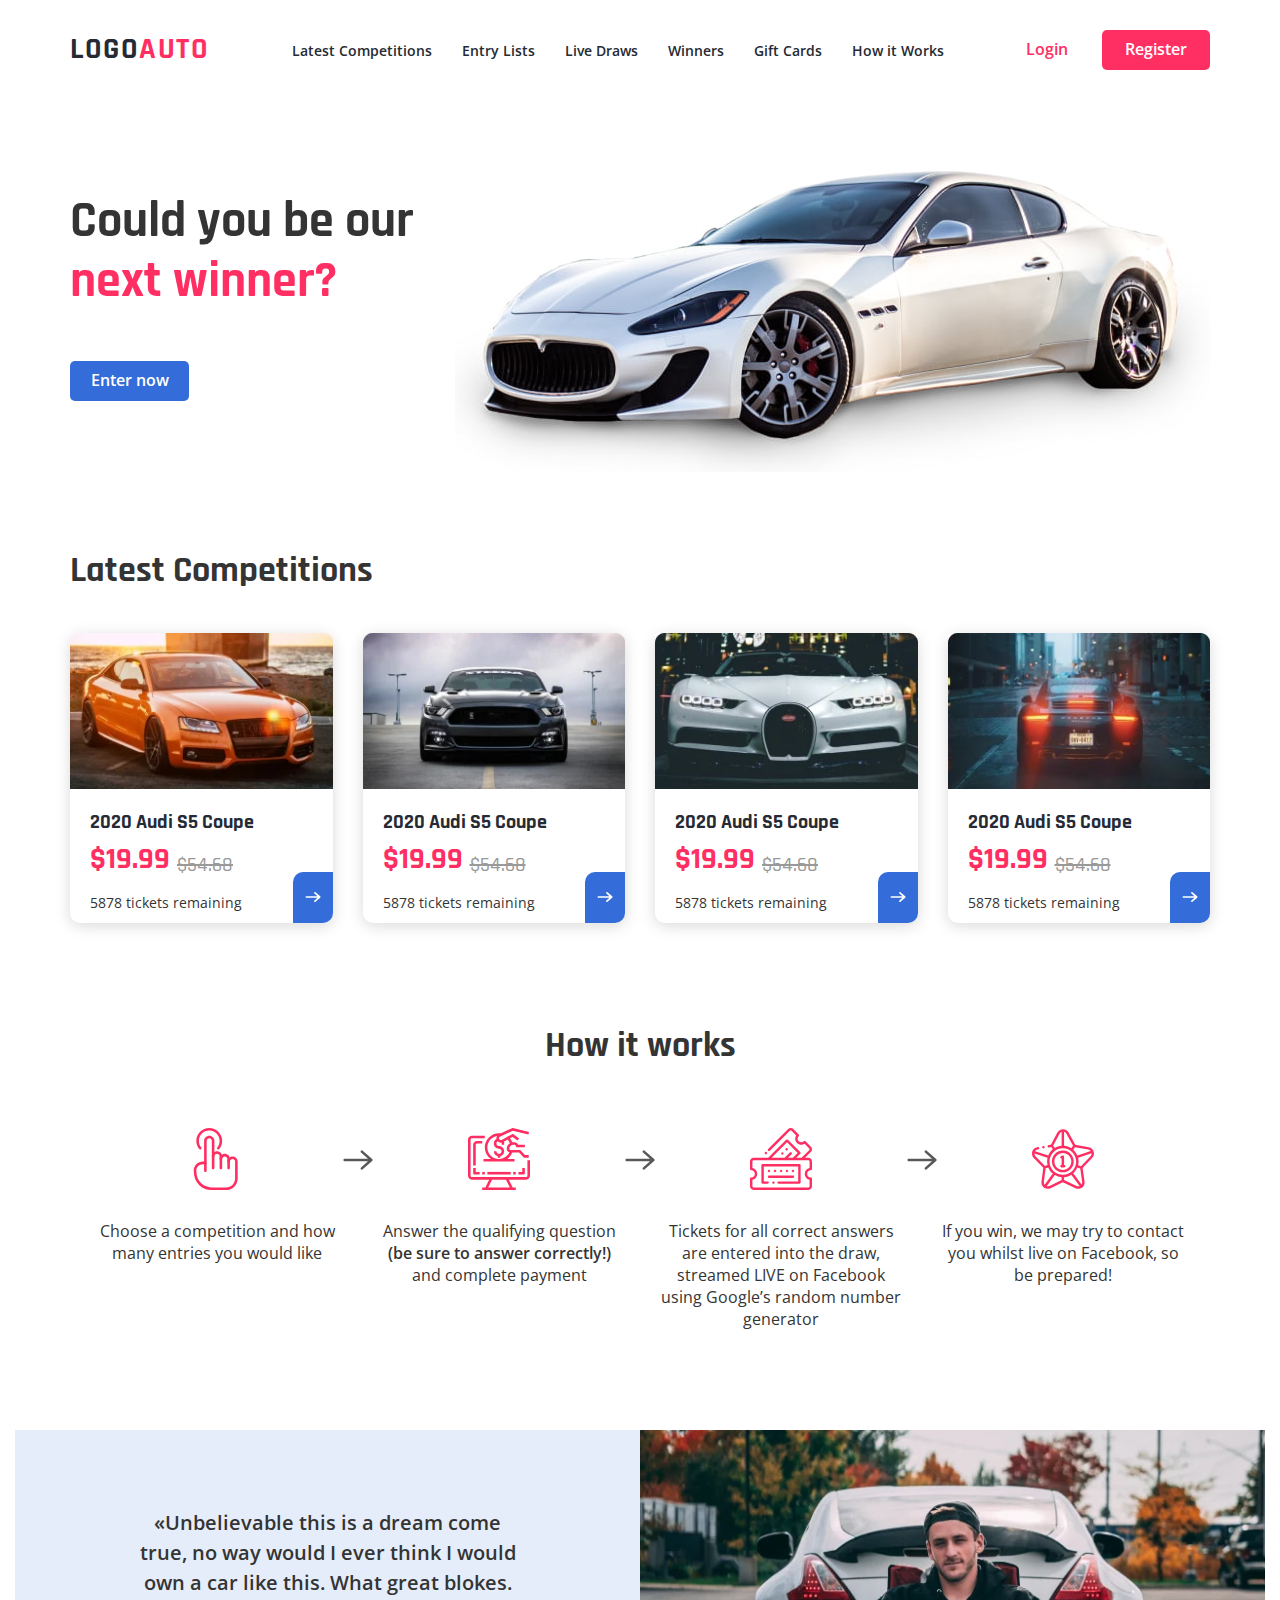
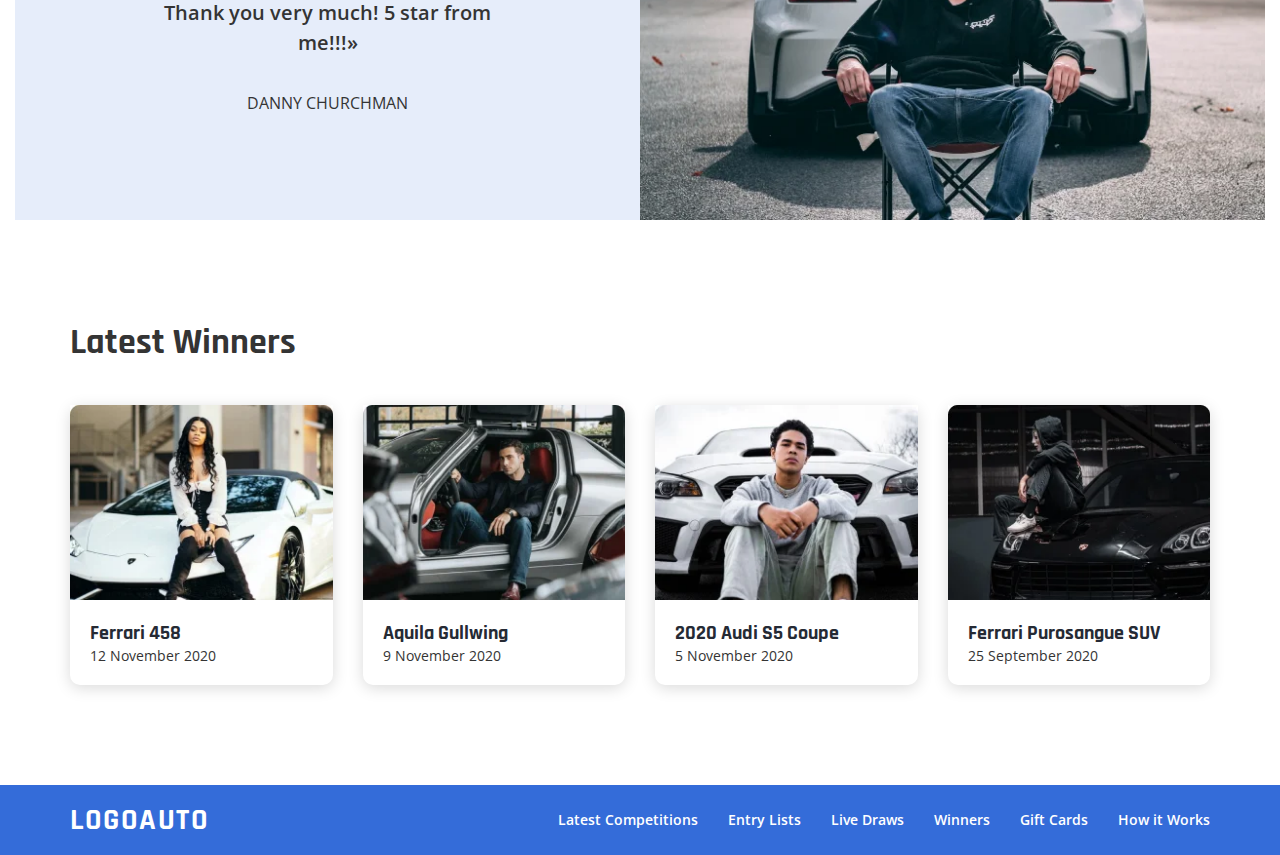
<file: docs/index.html>
<!DOCTYPE html><html lang="en"><head><meta charset="UTF-8"/><meta http-equiv="X-UA-Compatible" content="IE=edge"/><meta name="viewport" content="width=device-width, initial-scale=1.0"/><title>LOGOAuto</title><link rel="stylesheet" href="./css/main.css"/><link rel="icon" type="image/x-icon" href="./img/favicons/favicon.svg"/><link rel="apple-touch-icon" sizes="180x180" href="./img/favicons/apple-touch-icon.png"/><link rel="preconnect" href="https://fonts.googleapis.com"/><link rel="preconnect" href="https://fonts.gstatic.com" crossorigin/><link href="https://fonts.googleapis.com/css2?family=Rajdhani:wght@300;400;500;600;700&display=swap" rel="stylesheet"/><link href="https://fonts.googleapis.com/css2?family=Open+Sans:ital,wght@0,300..800;1,300..800&display=swap" rel="stylesheet"/></head><body><header class="header"><div class="wrapper"><div class="conteiner__header"><div class="conteiner__flex"> <a class="header__logo" href="../index.html">LOGO<span class="logo__two">Auto</span></a><nav class="header__menu"><ul class="menu__title"><li class="menu__item"> <a href="#">Latest Competitions</a></li><li class="menu__item"><a href="#">Entry Lists</a></li><li class="menu__item"><a href="#">Live Draws</a></li><li class="menu__item"><a href="#">Winners</a></li><li class="menu__item"><a href="#">Gift Cards</a></li><li class="menu__item"><a href="#">How it&#160;Works</a></li></ul></nav><div class="registration"> <button class="header__entrance">Login</button> <button class="header__registration">Register</button></div><div class="burger__menu"> <button class="burger__menu-link"></button></div></div></div></div></header><main><section class="bloc__hero"><div class="wrapper"><div class="hero__title"><div class="bloc__item"><h1 class="hero__item">Could you be&#160;our <span>next winner?</span></h1> <button class="hero__send" type="submit">Enter now</button></div> <img class="img__car" src="./img/ main-car.jpg" alt="Car"/></div></div></section><section class="competitions"><div class="wrapper"><h2 class="competitions__title">Latest Competitions</h2><div><ul class="cards"><li class="cards__item"><picture><source srcset="./img/competitions/car-one.webp 1x, ./img/competitions/car-one@2x.webp 2x" type="image/webp"><source srcset="./img/competitions/car-one.jpg 1x, ./img/competitions/car-one@2x.jpg 2x" type="image/jpeg"> <img src="./img/competitions/car-one.jpg" alt=""/></picture><div class="bloc__text"><h3 class="product__name">2020 Audi S5 Coupe</h3><div class="price__group"><p class="price">$19.99</p><p class="discount">$54.68</p></div><p class="number__belets">5878 tickets remaining</p></div> <a class="bac-color" href=""><svg class="icon__block-arrow icon--block-arrow"><use href="./img/svgsprite/sprite.symbol.svg#block-arrow"></use></svg></a></li><li class="cards__item"><picture><source srcset="./img/competitions/car-two.webp 1x, ./img/competitions/car-two@2x.webp 2x" type="image/webp"><source srcset="./img/competitions/car-two.jpg 1x, ./img/competitions/car-two@2x.jpg 2x" type="image/jpeg"> <img src="./img/competitions/car-two.jpg" alt=""/></picture><div class="bloc__text"><h3 class="product__name">2020 Audi S5 Coupe</h3><div class="price__group"><p class="price">$19.99</p><p class="discount">$54.68</p></div><p class="number__belets">5878 tickets remaining</p></div> <a class="bac-color" href=""><svg class="icon__block-arrow icon--block-arrow"><use href="./img/svgsprite/sprite.symbol.svg#block-arrow"></use></svg></a></li><li class="cards__item"><picture><source srcset="./img/competitions/car-three.webp 1x, ./img/competitions/car-three@2x.webp 2x" type="image/webp"><source srcset="./img/competitions/car-three.jpg 1x, ./img/competitions/car-three@2x.jpg 2x" type="image/jpeg"> <img src="./img/competitions/car-three.jpg" alt=""/></picture><div class="bloc__text"><h3 class="product__name">2020 Audi S5 Coupe</h3><div class="price__group"><p class="price">$19.99</p><p class="discount">$54.68</p></div><p class="number__belets">5878 tickets remaining</p></div> <a class="bac-color" href=""><svg class="icon__block-arrow icon--block-arrow"><use href="./img/svgsprite/sprite.symbol.svg#block-arrow"></use></svg></a></li><li class="cards__item"><picture><source srcset="./img/competitions/car-four.webp 1x, ./img/competitions/car-four@2x.webp 2x" type="image/webp"><source srcset="./img/competitions/car-four.jpg 1x, ./img/competitions/car-four@2x.jpg 2x" type="image/jpeg"> <img src="./img/competitions/car-four.jpg" alt=""/></picture><div class="bloc__text"><h3 class="product__name">2020 Audi S5 Coupe</h3><div class="price__group"><p class="price">$19.99</p><p class="discount">$54.68</p></div><p class="number__belets">5878 tickets remaining</p></div> <a class="bac-color" href=""><svg class="icon__block-arrow icon--block-arrow"><use href="./img/svgsprite/sprite.symbol.svg#block-arrow"></use></svg></a></li></ul></div></div></section><section class="works"><div class="wrapper"><h2 class="bloc__works">How it&#160;works</h2><div class="achievements"><ul class="achievements__title"><li class="achievements__item"><svg class="icon icon--touchscreen"><use href="./img/svgsprite/sprite.symbol.svg#touchscreen"></use></svg><p class="achievements__text"> Choose a&#160;competition and how many entries you would like</p></li><svg class="icon-arrow  icon--arrow"><use href="./img/svgsprite/sprite.symbol.svg#arrow"></use></svg><li class="achievements__item"><svg class="icon icon--online-payment"><use href="./img/svgsprite/sprite.symbol.svg#online-payment"></use></svg><p class="achievements__text"> Answer the qualifying question <span>(be&#160;sure to&#160;answer correctly!)</span> and complete payment</p></li><svg class="icon-arrow icon--arrow"><use href="./img/svgsprite/sprite.symbol.svg#arrow"></use></svg><li class="achievements__item"><svg class="icon icon--movie-tickets"><use href="./img/svgsprite/sprite.symbol.svg#movie-tickets"></use></svg><p class="achievements__text"> Tickets for all correct answers are entered into the draw, streamed LIVE on&#160;Facebook using Google&#8217;s random number generator</p></li><svg class="icon-arrow icon--arrow"><use href="./img/svgsprite/sprite.symbol.svg#arrow"></use></svg><li class="achievements__item"><svg class="icon icon--winner"><use href="./img/svgsprite/sprite.symbol.svg#winner"></use></svg><p class="achievements__text"> If&#160;you win, we&#160;may try to&#160;contact you whilst live on&#160;Facebook, so be&#160;prepared!</p></li></ul></div></div></section><section class="reviews"><div class="conteiner"><div class="reviews__title"><div class="container-left-50"><p class="reviews__text"> &#171;Unbelievable this is&#160;a&#160;dream come true, no&#160;way would I&#160;ever think I would own a&#160;car like this. What great blokes. Thank you very much! 5 star from me!!!&#187;</p><p class="full__name">Danny Churchman</p></div><div class="container-right-50"><picture><source srcset="./img/rest.webp 1x, ./img/rest@2x.webp 2x" type="image/webp"><source srcset="./img/rest.jpg 1x, ./img/rest@2x.jpg 2x" type="image/jpeg"> <img class="img__rest" src="./img/rest.jpg" alt=""/></picture></div></div></div></section><section class="winners"><div class="wrapper"><div><h2 class="winners__main">Latest Winners</h2><ul class="winners__title"><li class="winners__item"><picture><source srcset="./img/winners/ferrari.webp 1x, ./img/winners/ferrari@2x.webp 2x" type="image/webp"><source srcset="./img/winners/ferrari.jpg 1x, ./img/winners/ferrari@2x.jpg 2x" type="image/jpeg"> <img src="./img/winners/ferrari.jpg" alt=""/></picture><div class="winners__card"><h3>Ferrari 458</h3><p>12 November 2020</p></div></li><li class="winners__item"><picture><source srcset="./img/winners/aquila.webp 1x, ./img/winners/aquila@2x.webp 2x" type="image/webp"><source srcset="./img/winners/aquila.jpg 1x, ./img/winners/aquila@2x.jpg 2x" type="image/jpeg"> <img src="./img/winners/aquila.jpg" alt=""/></picture><div class="winners__card"><h3>Aquila Gullwing</h3><p>9 November 2020</p></div></li><li class="winners__item"><picture><source srcset="./img/winners/audi.webp 1x, ./img/winners/audi@2x.webp 2x" type="image/webp"><source srcset="./img/winners/audi.jpg 1x, ./img/winners/audi@2x.jpg 2x" type="image/jpeg"> <img src="./img/winners/audi.jpg" alt=""/></picture><div class="winners__card"><h3>2020 Audi S5 Coupe</h3><p>5 November 2020</p></div></li><li class="winners__item"><picture><source srcset="./img/winners/ferrari-purosangue.webp 1x, ./img/winners/ferrari-purosangue@2x.webp 2x" type="image/webp"><source srcset="./img/winners/ferrari-purosangue.jpg 1x, ./img/winners/ferrari-purosangue@2x.jpg 2x" type="image/jpeg"> <img src="./img/winners/ferrari-purosangue.jpg" alt=""/></picture><div class="winners__card"><h3>Ferrari Purosangue SUV</h3><p>25 September 2020</p></div></li></ul></div></div></section></main><footer class="footer"><div class="wrapper"><div class="conteiner__footer"><div> <a class="footer__logo" href="">LOGO<span class="logo__two-footer">Auto</span></a></div><div class="conteiner__menu"><nav class="footer__menu"><ul class="menu__item-footer"><div class="flex__bloc"><li class="menu__item-footer"> <a href="#">Latest Competitions</a></li><li class="menu__item-footer"><a href="#">Entry Lists</a></li><li class="menu__item-footer"><a href="#">Live Draws</a></li></div><div class="flex__bloc"><li class="menu__item-footer"><a href="#">Winners</a></li><li class="menu__item-footer"><a href="#">Gift Cards</a></li><li class="menu__item-footer"><a href="#">How it&#160;Works</a></li></div></ul></nav></div></div></div></footer><script src="./js/index.bundle.js"></script></body></html>
</file>
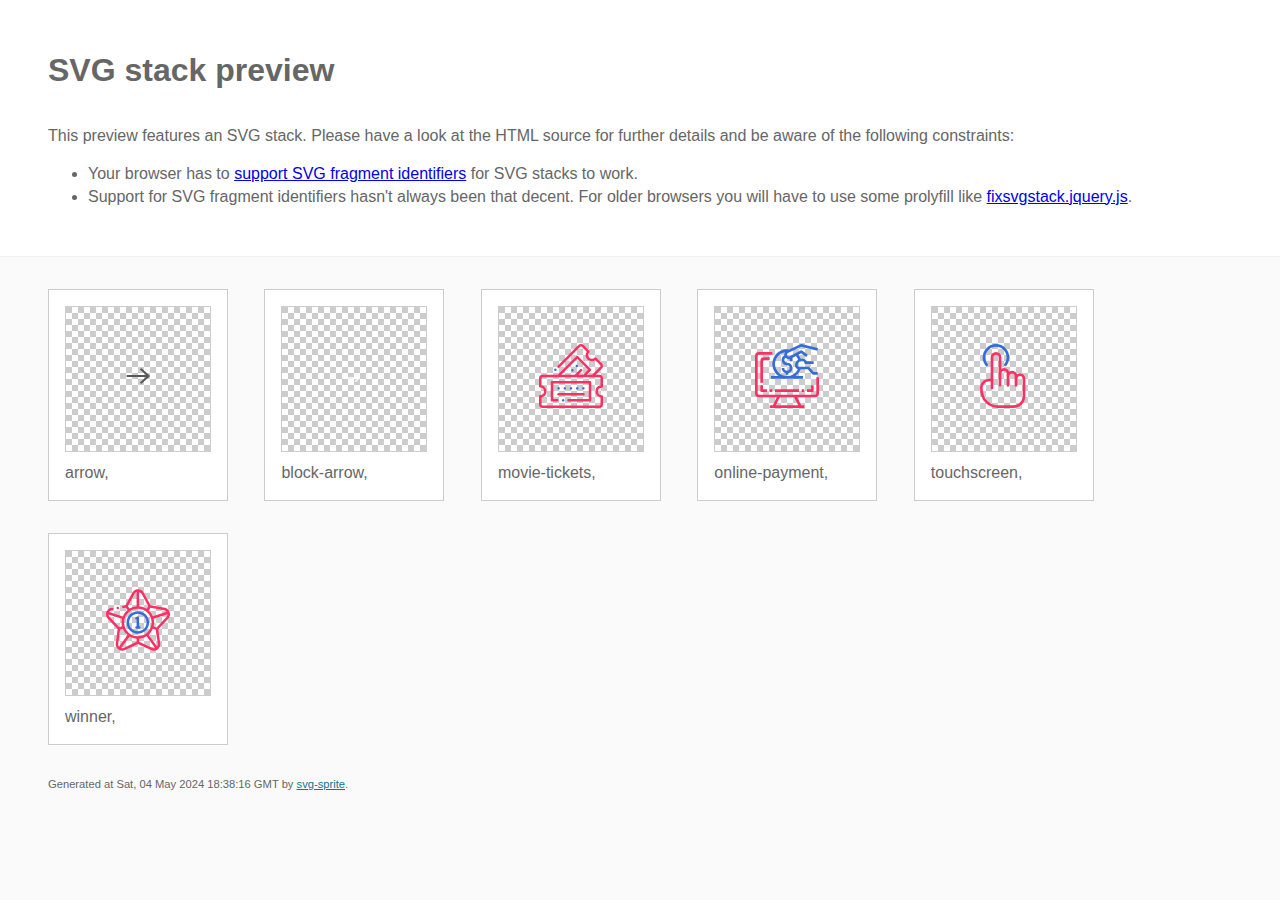
<file: docs/img/svgsprite/stack/sprite.stack.html>
<!doctype html>
<html lang="en">
    <head>
        <meta charset="utf-8">
        <title>SVG stack preview | svg-sprite</title>
        <style>
            body {
                padding: 0;
                margin: 0;
                color: #666;
                background: #fafafa;
                font-family: Arial, Helvetica, sans-serif;
                font-size: 1em;
                line-height: 1.4;
            }

            header {
                display: block;
                padding: 3em 3em 2em;
                background-color: #fff;
            }

            header p {
                margin: 2em 0 0;
            }

            section {
                border-top: 1px solid #eee;
                padding: 2em 3em 0;
            }

            section ul {
                margin: 0;
                padding: 0;
            }

            section li {
                display: inline-block;
                background-color: #fff;
                position: relative;
                margin: 0 2em 2em 0;
                vertical-align: top;
                border: 1px solid #ccc;
                padding: 1em 1em 3em;
                cursor: default;
            }

            .icon-box {
                margin: 0;
                width: 144px;
                height: 144px;
                position: relative;
                background: #ccc url("data:image/svg+xml,%3Csvg xmlns='http://www.w3.org/2000/svg' width='12' height='12'%3E%3Cpath fill='%23fff' d='M6 0h6v6H6zM0 6h6v6H0z'/%3E%3C/svg%3E") top left repeat;
                border: 1px solid #ccc;
                display: table-cell;
                vertical-align: middle;
                text-align: center;
            }

            .icon {
                display: inline-block;
            }

            h1 {
                margin-top: 0;
            }

            h2 {
                margin: 0;
                padding: 0;
                font-size: 1em;
                font-weight: 400;
                white-space: nowrap;
                overflow: hidden;
                text-overflow: ellipsis;
                position: absolute;
                left: 1em;
                right: 1em;
                bottom: 1em;
            }

            footer {
                display: block;
                margin: 0;
                padding: 0 3em 3em;
            }

            footer p {
                margin: 0;
                font-size: .7em;
            }

            footer a {
                color: #0f7595;
                margin-left: 0;
            }
        </style>

<!--
Sprite shape dimensions
====================================================================================================
You will need to set the sprite shape dimensions via CSS when you use them as stack SVGs, otherwise
they would become a huge 100% in size. You may use the following dimension classes for doing so.
They might well be outsourced to an external stylesheet of course.
-->

<style>
 .svg-arrow-dims { width: 36px; height: 24px; }
 .svg-block-arrow-dims { width: 18px; height: 12px; }
 .svg-movie-tickets-dims { width: 64px; height: 64px; }
 .svg-online-payment-dims { width: 64px; height: 64px; }
 .svg-touchscreen-dims { width: 64px; height: 64px; }
 .svg-winner-dims { width: 64px; height: 64px; }
</style>

<!--
====================================================================================================
-->

    </head>
    <body>
        <header>
            <h1>SVG stack preview</h1>
            <p>This preview features an SVG stack. Please have a look at the HTML source for further details and be aware of the following constraints:</p>
            <ul>
                <li>Your browser has to <a href="https://caniuse.com/svg-fragment" target="_blank" rel="noopener noreferrer">support SVG fragment identifiers</a> for SVG stacks to work.</li>
                <li>Support for SVG fragment identifiers hasn't always been that decent. For older browsers you will have to use some prolyfill like <a href="https://github.com/preciousforever/SVG-Stacker/blob/master/fixsvgstack.jquery.js" target="_blank" rel="noopener noreferrer">fixsvgstack.jquery.js</a>.</li>
            </ul>
        </header>
        <section>

<!--
SVG stack
====================================================================================================
These SVG images make use of fragment identifiers (IDs) to reference certain portions of the
external sprite. By default, all shapes inside the sprite are hidden by CSS. The `:target` pseudo
selector is used to show the very shape that is referenced by the fragment identifier.
-->

            <ul>

             <li title="arrow">
                    <div class="icon-box">
                        <img src="svg/sprite.stack.svg#arrow" class="svg-arrow-dims" alt="arrow">
                    </div>
                    <h2>arrow, </h2>
                </li>
             <li title="block-arrow">
                    <div class="icon-box">
                        <img src="svg/sprite.stack.svg#block-arrow" class="svg-block-arrow-dims" alt="block-arrow">
                    </div>
                    <h2>block-arrow, </h2>
                </li>
             <li title="movie-tickets">
                    <div class="icon-box">
                        <img src="svg/sprite.stack.svg#movie-tickets" class="svg-movie-tickets-dims" alt="movie-tickets">
                    </div>
                    <h2>movie-tickets, </h2>
                </li>
             <li title="online-payment">
                    <div class="icon-box">
                        <img src="svg/sprite.stack.svg#online-payment" class="svg-online-payment-dims" alt="online-payment">
                    </div>
                    <h2>online-payment, </h2>
                </li>
             <li title="touchscreen">
                    <div class="icon-box">
                        <img src="svg/sprite.stack.svg#touchscreen" class="svg-touchscreen-dims" alt="touchscreen">
                    </div>
                    <h2>touchscreen, </h2>
                </li>
             <li title="winner">
                    <div class="icon-box">
                        <img src="svg/sprite.stack.svg#winner" class="svg-winner-dims" alt="winner">
                    </div>
                    <h2>winner, </h2>
                </li>
         </ul>

<!--
====================================================================================================
-->

        </section>
        <footer>
            <p>Generated at Sat, 04 May 2024 18:38:16 GMT by <a href="https://github.com/svg-sprite/svg-sprite" target="_blank" rel="noopener noreferrer">svg-sprite</a>.</p>
        </footer>
    </body>
</html>
</file>
<file: docs/css/main.css>
@charset "UTF-8";*{padding:0;margin:0;border:0}*,::after,::before{-webkit-box-sizing:border-box;box-sizing:border-box}a,a:hover,a:link,a:visited{text-decoration:none}aside,footer,header,legend,main,nav,section{display:block}h1,h2,h3,h4,h5,h6,p{font-size:inherit;font-weight:inherit}ul,ul li{list-style:none}img{vertical-align:top}img,svg{max-width:100%;height:auto}address{font-style:normal}input,select,textarea{background-color:transparent}button,input,select,textarea{font-family:inherit;font-size:inherit;color:inherit}input::-ms-clear{display:none}button,input[type=submit]{display:inline-block;-webkit-box-shadow:none;box-shadow:none;background-color:transparent;background:0 0;cursor:pointer}button:active,button:focus,input:active,input:focus{outline:0}button::-moz-focus-inner{padding:0;border:0}label{cursor:pointer}body{font-family:Rajdhani}:root{--container-width:1170px;--container-padding:0 15px;--font-main:sans-serif;--font-accent:"Manrope", sans-serif;--font-titles:var(--font-accent);--page-bg:#fff;--text-color:#000;--accent:#ac182c;--link-color:#2578c8;--laptop-size:1199px;--tablet-size:959px;--mobile-size:599px}.dark{--page-bg:#252526;--text-color:#fff}.conteoner{--conteiner-car:1280px}.conteiner,.wrapper{max-width:var(--container-width);padding:var(--container-padding);margin:0 auto}.conteiner{max-width:var(--conteiner-car)}.container-left-50,.container-right-50{padding:0 var(--conteiner-car);max-width:50%}.footer{background:#346cd9}.conteiner__footer{display:-webkit-box;display:-ms-flexbox;display:flex;-webkit-box-pack:justify;-ms-flex-pack:justify;justify-content:space-between;-webkit-box-align:center;-ms-flex-align:center;align-items:center;height:70px}.footer__logo{color:#fff;font-family:Rajdhani;font-size:30px;font-style:normal;font-weight:700;line-height:normal;letter-spacing:1.5px;text-transform:uppercase}.flex__bloc,.menu__item-footer{display:-webkit-box;display:-ms-flexbox;display:flex;gap:30px}.menu__item-footer{font-family:"Open Sans";font-size:14px;font-style:normal;font-weight:600;line-height:normal}.menu__item-footer a{color:#fff}.menu__item a:hover,.menu__item-footer a:hover{color:#ff2e63;-webkit-transition:all .2s ease-in;transition:all .2s ease-in}.conteiner__header{-webkit-box-pack:justify;-ms-flex-pack:justify;justify-content:space-between;-webkit-box-align:center;-ms-flex-align:center;align-items:center;padding:30px 0 0}.conteiner__flex,.conteiner__header,.header__menu,.menu__title{display:-webkit-box;display:-ms-flexbox;display:flex}.conteiner__flex{-webkit-box-pack:justify;-ms-flex-pack:justify;justify-content:space-between;width:100%}.header__menu,.menu__title{-webkit-box-align:center;-ms-flex-align:center;align-items:center}.menu__title{gap:30px}.header__logo,.logo__two{color:#252a34;font-size:30px;font-style:normal;font-weight:700;line-height:normal;letter-spacing:1.5px;text-transform:uppercase}.logo__two{color:#ff2e63;font-family:Rajdhani}.header__entrance,.header__registration,.menu__item{font-family:"Open Sans";font-size:14px;font-style:normal;font-weight:600;line-height:normal}.menu__item a{color:#252a34}.header__entrance,.header__registration{font-size:16px}.header__entrance{color:#ff2e63;margin:0 30px 0 0}.header__registration{color:#fff;padding:8px 23px 10px;background-color:#ff2e63;border-radius:5px}.burger__menu{display:-webkit-box;display:-ms-flexbox;display:flex;-webkit-box-pack:center;-ms-flex-pack:center;justify-content:center;-webkit-box-align:center;-ms-flex-align:center;align-items:center;display:none;cursor:pointer}.burger__menu--mobile{position:fixed;display:block;top:0;width:100%;left:0;height:100%;background:#252a34;z-index:10}.burger__menu--mobile .conteiner__flex{-webkit-box-orient:vertical;-webkit-box-direction:normal;-ms-flex-direction:column;flex-direction:column;gap:30px}.burger__menu--mobile .header__logo{display:none}.burger__menu--mobile .conteiner__header,.burger__menu--mobile .header__menu{display:-webkit-box;display:-ms-flexbox;display:flex}.burger__menu--mobile .header__menu{padding:50px 0 0 40px}.burger__menu--mobile .menu__title{display:-webkit-box;display:-ms-flexbox;display:flex;-webkit-box-orient:vertical;-webkit-box-direction:normal;-ms-flex-direction:column;flex-direction:column;-webkit-box-align:start;-ms-flex-align:start;align-items:flex-start;gap:15px}.burger__menu--mobile .menu__item{cursor:pointer}.burger__menu--mobile .menu__item a{color:#fff;cursor:pointer}.burger__menu--mobile .burger__menu{position:absolute;top:10px;right:10px}.burger__menu--mobile .registration{padding:0 0 0 40px}.icon,.icon-arrow{fill:transparent;stroke:transparent;width:62px;height:62px}.icon-arrow{width:32px;height:20px}.icon--movie-tickets,.icon--online-payment,.icon--touchscreen,.icon--winner{fill:#ff2e62;margin:0 0 30px}.icon--arrow{stroke:#585858}.icon__block-arrow{fill:transparent;stroke:transparent;width:16px;height:10px}.icon--block-arrow{stroke:#fff}.burger__menu{--time:0.1s;--width:40px;--height:30px;--line-height:2px;--spacing:6px;--color:#000;--radius:4px;height:calc(var(--line-height)*3 + var(--spacing)*2);width:var(--width)}.burger__menu-link,.burger__menu-link::after,.burger__menu-link::before{position:relative;width:var(--width);height:var(--line-height);background-color:var(--color);border-radius:var(--radius)}.burger__menu-link::after,.burger__menu-link::before{content:"";display:block;position:absolute;left:0;-webkit-transition:top var(--time) linear var(--time),-webkit-transform var(--time) ease-in;transition:transform var(--time) ease-in,top var(--time) linear var(--time);transition:transform var(--time) ease-in,top var(--time) linear var(--time),-webkit-transform var(--time) ease-in}.burger__menu-link::before{top:calc(-1*(var(--line-height) + var(--spacing)))}.burger__menu-link::after{top:calc(var(--line-height) + var(--spacing))}.burger__menu-link.burger__menu-link--active{background-color:transparent}.burger__menu-link.burger__menu-link--active::after,.burger__menu-link.burger__menu-link--active::before{top:0;-webkit-transition:top var(--time) linear,-webkit-transform var(--time) ease-in var(--time);transition:top var(--time) linear,transform var(--time) ease-in var(--time);transition:top var(--time) linear,transform var(--time) ease-in var(--time),-webkit-transform var(--time) ease-in var(--time);background-color:#fff}.burger__menu-link.burger__menu-link--active::before{-webkit-transform:rotate(45deg);-ms-transform:rotate(45deg);transform:rotate(45deg)}.burger__menu-link.burger__menu-link--active::after{-webkit-transform:rotate(-45deg);-ms-transform:rotate(-45deg);transform:rotate(-45deg)}.mobile-nav-btn{z-index:999}.bloc__hero,.hero__title{display:-webkit-box;display:-ms-flexbox;display:flex}.bloc__hero{position:relative;padding:26px 0 0}.bloc__item{padding:95px 0 0}.hero__item,.hero__item span,.hero__send{font-size:50px;font-style:normal;font-weight:700;line-height:60px}.hero__item{color:#343434;max-width:440px}.hero__item span,.hero__send{color:#ff2e63}.hero__send{color:#fff;font-family:"Open Sans";font-size:16px;font-weight:600;line-height:normal;border-radius:5px;background:#346cd9;padding:8px 20px 10px 21px;margin:50px 0 0}.img__car{padding:74px 0 0}.competitions{padding:76px 0 0}.competitions__title{color:#343434;font-family:Rajdhani;font-size:36px;font-style:normal;font-weight:700;line-height:normal;margin:0 0 40px}.cards{display:grid;grid-template-columns:repeat(4,1fr);gap:30px}.cards__item{position:relative;border-radius:10px;background:#fff;-webkit-box-shadow:0 3px 15px 0 rgba(0,0,0,.15);box-shadow:0 3px 15px 0 rgba(0,0,0,.15)}.cards__item img,.winners__item img{width:100%}.bloc__text{padding:0 0 11px 20px;position:relative}.price__group{display:-webkit-box;display:-ms-flexbox;display:flex;-webkit-box-align:end;-ms-flex-align:end;align-items:end;gap:7px;margin:0 0 15px}.discount,.price,.product__name{font-style:normal;line-height:normal}.price{color:#ff2e63;font-size:30px;font-weight:700}.discount,.product__name{font-size:20px}.product__name{color:#252a34;font-weight:700;padding:20px 0 5px}.discount{color:#999;font-weight:500;text-decoration-line:line-through}.number__belets,.winners__card p{color:#343434;font-family:"Open Sans";font-size:14px;font-style:normal;font-weight:400;line-height:normal}.bac-color{position:absolute;right:0;bottom:0;border-radius:10px 0;background:#346cd9;padding:15px 12px}.works{padding:100px 0}.bloc__works{color:#343434;text-align:center;font-size:36px;font-style:normal;font-weight:700;line-height:normal;margin:0 0 60px}.achievements__item,.achievements__title{display:-webkit-box;display:-ms-flexbox;display:flex;-webkit-box-align:start;-ms-flex-align:start;align-items:flex-start;-webkit-box-pack:center;-ms-flex-pack:center;justify-content:center}.achievements__item{-webkit-box-orient:vertical;-webkit-box-direction:normal;-ms-flex-direction:column;flex-direction:column;-webkit-box-align:center;-ms-flex-align:center;align-items:center;max-width:250px}.achievements__text,.achievements__text span{color:#343434;font-family:"Open Sans";font-size:16px;font-style:normal;line-height:normal}.achievements__text{text-align:center;font-weight:400}.achievements__text span{font-weight:600}.icon-arrow{margin:22px 0 0}.container-left-50{background:rgba(52,108,217,.12)}.reviews__title{display:-webkit-box;display:-ms-flexbox;display:flex}.full__name,.reviews__text{color:#343434;text-align:center;font-family:"Open Sans";font-style:normal;line-height:30px}.reviews__text{font-size:20px;font-weight:600;padding:78px 120px 30px}.full__name{font-size:16px;font-weight:400;text-transform:uppercase}.container-right-50,.img__rest{width:100%;height:100%}.winners{padding:100px 0}.winners__card h3,.winners__main{font-style:normal;font-weight:700;line-height:normal}.winners__main{color:#343434;font-size:36px;margin:0 0 40px}.winners__title{display:grid;grid-template-columns:repeat(4,1fr);gap:30px}.winners__item{border-radius:10px;background:#fff;-webkit-box-shadow:0 3px 15px 0 rgba(0,0,0,.15);box-shadow:0 3px 15px 0 rgba(0,0,0,.15)}.winners__item div{padding:20px 0 20px 20px}.winners__card h3{color:#252a34;font-size:20px}@media (max-width:1188px){.reviews__text{padding:78px 20px 30px}}@media (max-width:1130px){.bloc__item{display:-webkit-box;display:-ms-flexbox;display:flex;-webkit-box-orient:vertical;-webkit-box-direction:normal;-ms-flex-direction:column;flex-direction:column;-webkit-box-align:center;-ms-flex-align:center;align-items:center}.hero__item{text-align:center}.img__car{display:none}.competitions__title{text-align:center}.cards{grid-template-columns:repeat(2,1fr);-webkit-box-pack:center;-ms-flex-pack:center;justify-content:center}.cards__item{max-width:100%;-ms-flex-preferred-size:calc((100% - 10px)/2);flex-basis:calc((100% - 10px)/2)}.achievements__title{display:grid;grid-template-columns:repeat(2,1fr);gap:30px}.achievements__item,.cards__item img,.winners__item img{max-width:100%}.icon-arrow{display:none}.winners__title{grid-template-columns:repeat(2,1fr);-webkit-box-pack:center;-ms-flex-pack:center;justify-content:center}}@media (max-width:1030px){.header__menu{display:none}.burger__menu{display:block;cursor:pointer}}@media (max-width:895px){.reviews__text{padding:20px 20px 30px}}@media (max-width:859px){.conteiner__footer,.flex__bloc{display:grid;grid-template-columns:repeat(2,1fr);gap:30px}.flex__bloc{grid-template-columns:repeat(1,1fr);-webkit-box-align:center;-ms-flex-align:center;align-items:center;gap:15px;-webkit-box-pack:center;-ms-flex-pack:center;justify-content:center}.conteiner__menu{grid-template-columns:repeat(2,1fr)}.container-left-50{display:-webkit-box;display:-ms-flexbox;display:flex;-webkit-box-orient:vertical;-webkit-box-direction:normal;-ms-flex-direction:column;flex-direction:column}.container-left-50,.reviews__title{-webkit-box-pack:center;-ms-flex-pack:center;justify-content:center;max-width:100%}.reviews__text{padding:50px 10px}.full__name{padding:10px}.container-right-50{display:none}}@media (max-width:580px){.conteiner__footer{grid-template-columns:repeat(1,1fr);-webkit-box-align:center;-ms-flex-align:center;align-items:center;-webkit-box-pack:center;-ms-flex-pack:center;justify-content:center;gap:30px;height:100%}}@media (max-width:500px){.achievements__title,.cards{grid-template-columns:repeat(1,1fr)}.cards{-webkit-box-pack:center;-ms-flex-pack:center;justify-content:center}.achievements__title{display:grid;gap:30px}.winners__title{grid-template-columns:repeat(1,1fr);-webkit-box-pack:center;-ms-flex-pack:center;justify-content:center}.winners__item img{max-width:100%}}@media (max-width:455px){.registration{display:none}.burger__menu--mobile .registration{display:block}}
/*# sourceMappingURL=[data-uri] */
</file>
